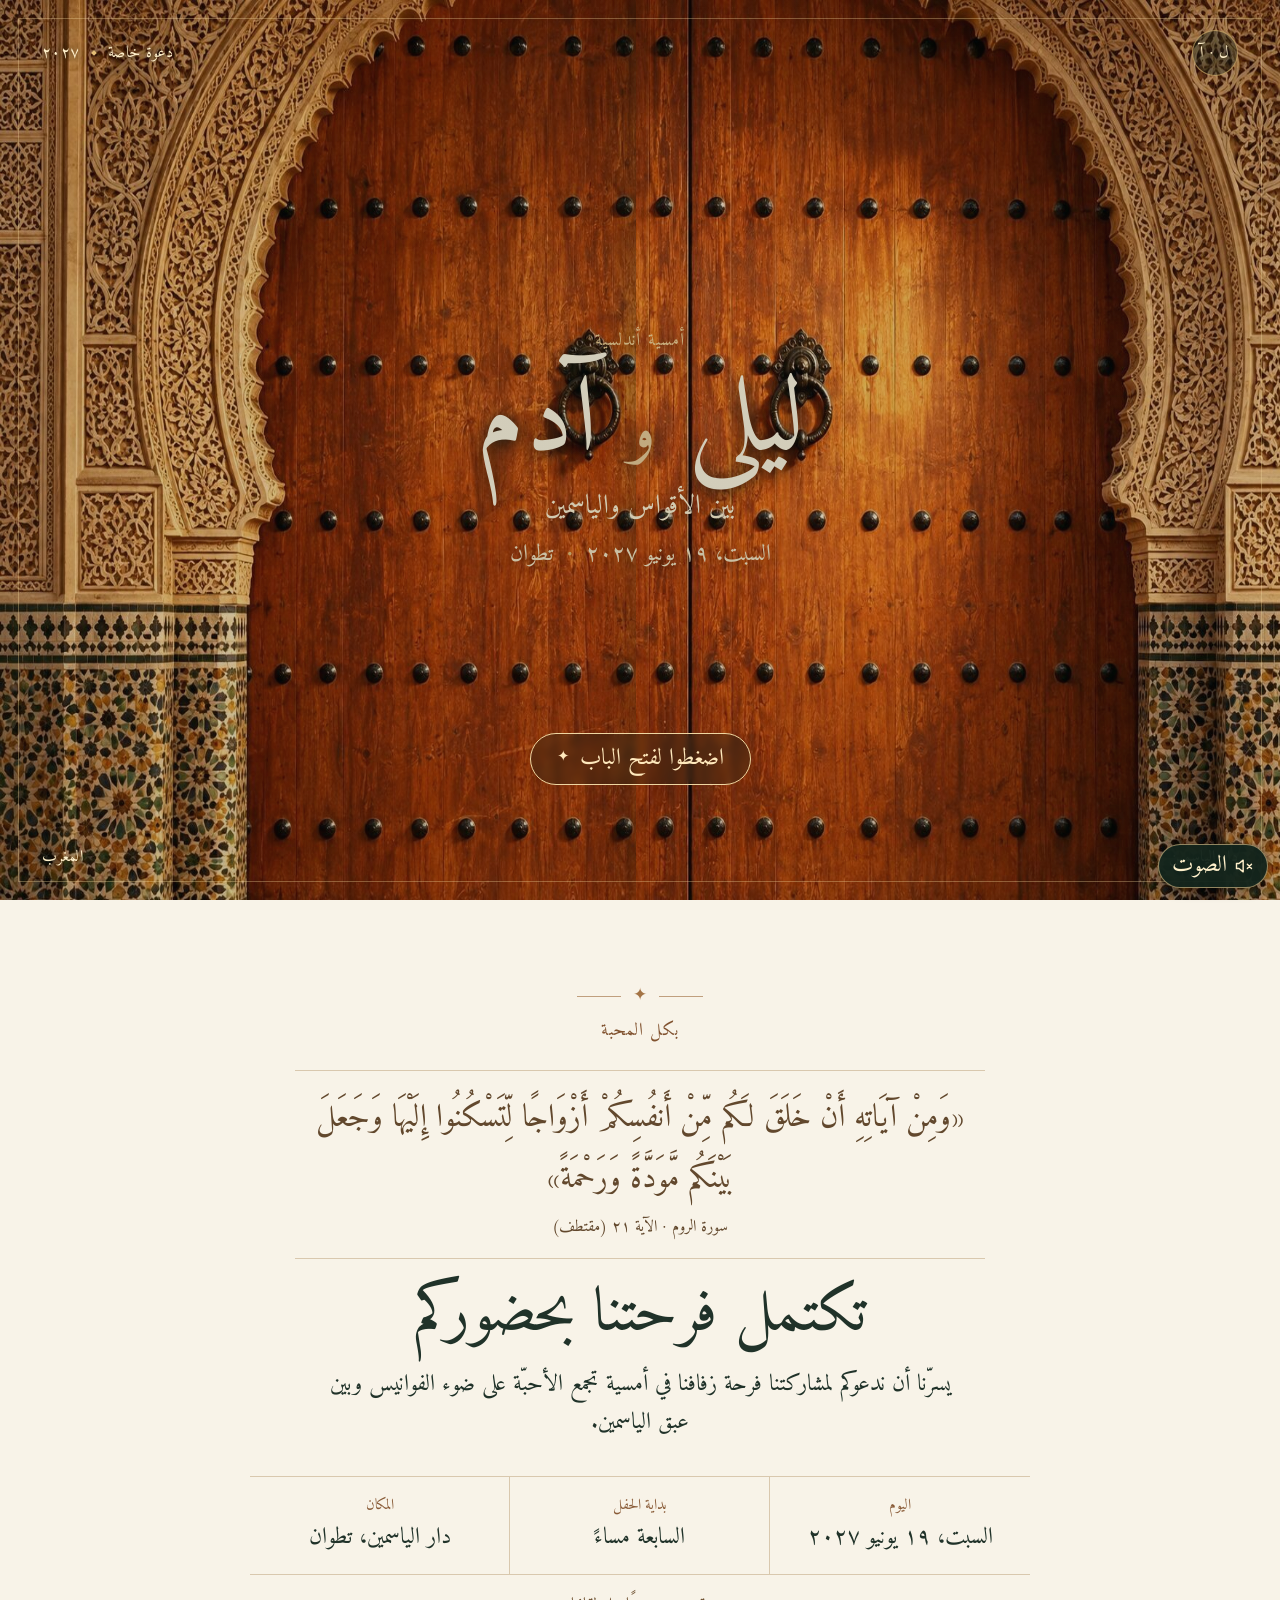
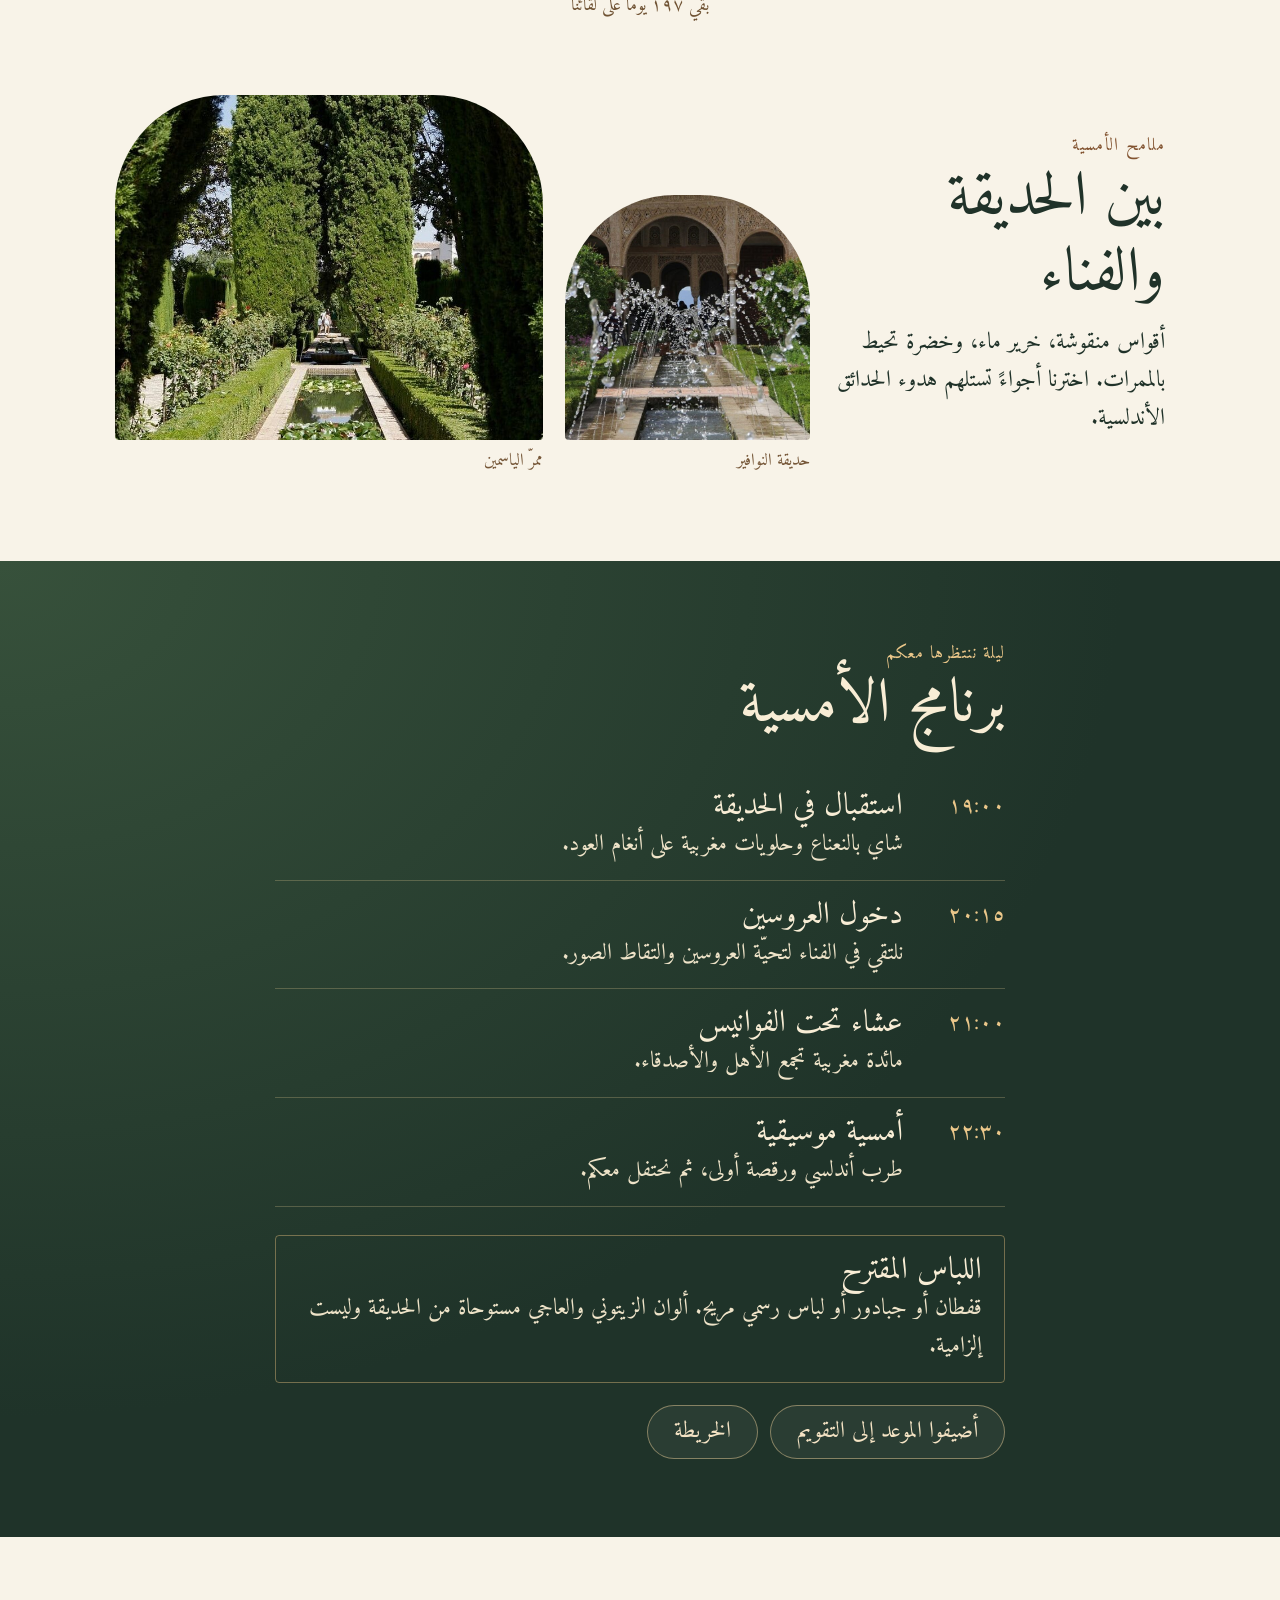
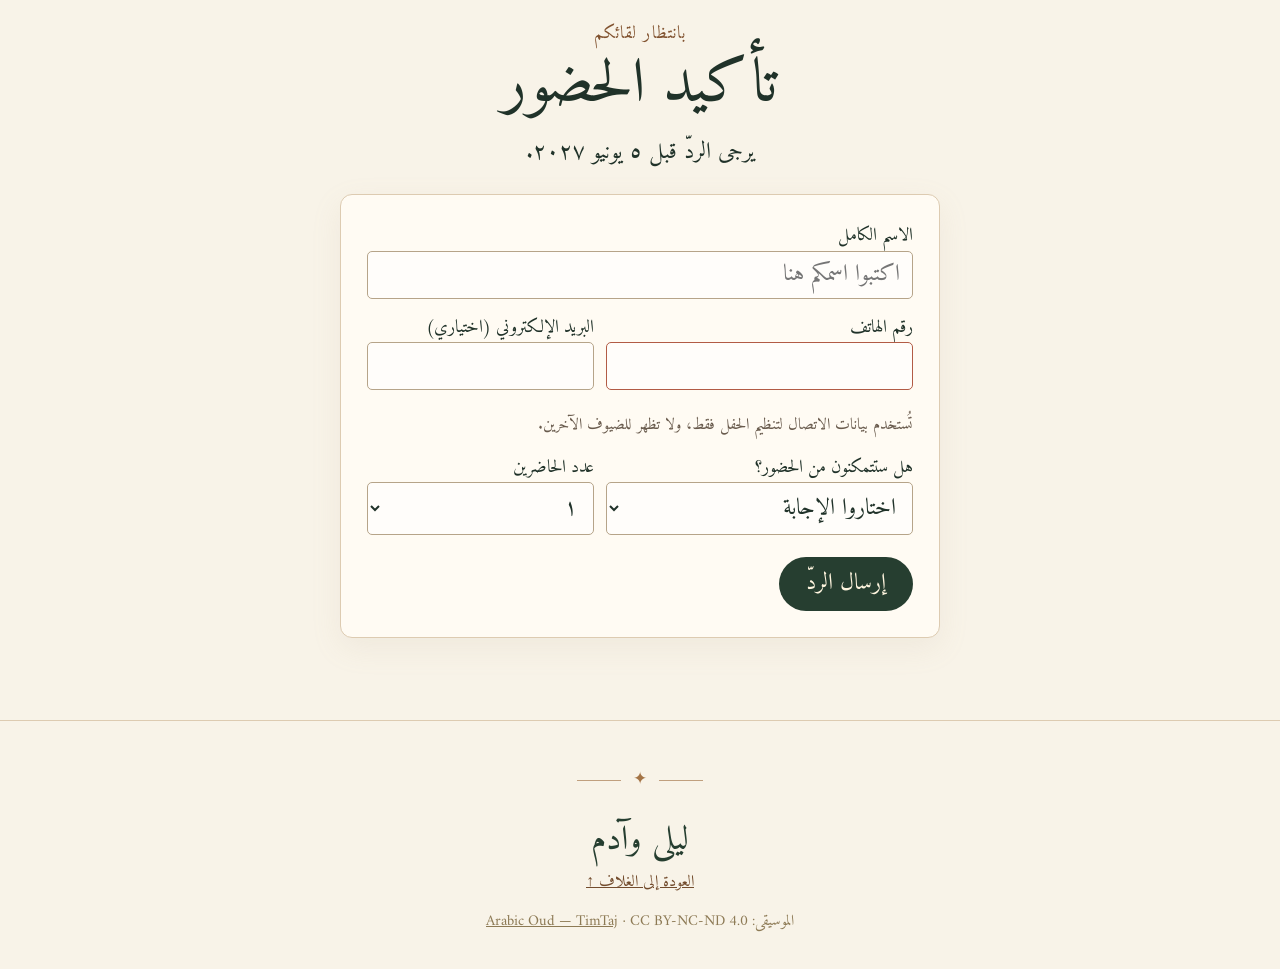
<file: index.html>
<!doctype html>
<html lang="ar" dir="rtl">
<head>
<meta charset="utf-8"><meta name="viewport" content="width=device-width,initial-scale=1">
<meta name="theme-color" content="#12211a">
<meta name="description" content="دعوة زفاف ليلى وآدم — أمسية أندلسية في دار الياسمين بتطوان، السبت ١٩ يونيو ٢٠٢٧.">
<meta property="og:title" content="ليلى وآدم | دعوة زفاف">
<meta property="og:description" content="بين الأقواس والياسمين — السبت ١٩ يونيو ٢٠٢٧، دار الياسمين، تطوان.">
<meta property="og:image" content="/assets/porte-fermee.jpg">
<title>ليلى وآدم | دعوة زفاف</title>
<link rel="icon" href="data:image/svg+xml,%3Csvg xmlns='http://www.w3.org/2000/svg' viewBox='0 0 32 32'%3E%3Crect width='32' height='32' fill='%23122119'/%3E%3Cpath d='M16 5l7 9v13H9V14z' fill='none' stroke='%23e7c78e' stroke-width='1.6'/%3E%3C/svg%3E">
<link rel="preload" href="assets/amiri.woff2" as="font" type="font/woff2" crossorigin>
<link rel="stylesheet" href="style.css">
<script src="app.js" defer></script>
</head>
<body>
<a class="skip" href="#invitation">انتقل إلى الدعوة</a>

<header class="cover" id="cover">
  <div class="courtyard" aria-hidden="true"></div>
  <div class="door-half left" aria-hidden="true"><div class="door-skin"></div></div>
  <div class="door-half right" aria-hidden="true"><div class="door-skin"></div></div>
  <div class="cover-shade" aria-hidden="true"></div>
  <div class="cover-frame" aria-hidden="true"></div>

  <div class="top"><span class="monogram" aria-hidden="true">ل · آ</span><span>دعوة خاصة <i aria-hidden="true"></i> ٢٠٢٧</span></div>

  <div class="cover-content">
    <p class="eyebrow">أمسية أندلسية</p>
    <h1>ليلى <em>و</em> آدم</h1>
    <p class="intro">بين الأقواس والياسمين</p>
    <p class="cover-date">السبت، ١٩ يونيو ٢٠٢٧ <b aria-hidden="true">·</b> تطوان</p>
  </div>

  <button class="door-hit" id="open" type="button" aria-label="اضغطوا لفتح الباب وعرض الدعوة">
    <span class="open-hint">اضغطوا لفتح الباب <i class="chev" aria-hidden="true">✦</i></span>
  </button>

  <div class="bottom"><span>دار الياسمين</span><span>المغرب</span></div>
</header>
<button type="button" id="sound-toggle" class="sound-toggle" aria-pressed="false" hidden>
  <svg viewBox="0 0 24 24" width="20" height="20" fill="none" stroke="currentColor" stroke-width="1.7" stroke-linecap="round" stroke-linejoin="round" aria-hidden="true"><path d="M11 5 6 9H3v6h3l5 4Z"/><path class="sound-waves" d="M15 9a4 4 0 0 1 0 6m3-9a8 8 0 0 1 0 12"/><path class="sound-cross" d="m16 10 5 5m0-5-5 5"/></svg>
  <span>الصوت</span>
</button>

<main id="invitation" tabindex="-1">
  <section class="welcome wrap">
    <div class="rule" aria-hidden="true">✦</div>
    <p class="eyebrow">بكل المحبة</p>
    <figure class="verse"><blockquote>«وَمِنْ آيَاتِهِ أَنْ خَلَقَ لَكُم مِّنْ أَنفُسِكُمْ أَزْوَاجًا لِّتَسْكُنُوا إِلَيْهَا وَجَعَلَ بَيْنَكُم مَّوَدَّةً وَرَحْمَةً»</blockquote><figcaption>سورة الروم · الآية ٢١ (مقتطف)</figcaption></figure>
    <h2>تكتمل فرحتنا بحضوركم</h2>
    <p>يسرّنا أن ندعوكم لمشاركتنا فرحة زفافنا في أمسية تجمع الأحبّة على ضوء الفوانيس وبين عبق الياسمين.</p>
    <div class="facts">
      <div><small>اليوم</small><strong>السبت، ١٩ يونيو ٢٠٢٧</strong></div>
      <div><small>بداية الحفل</small><strong>السابعة مساءً</strong></div>
      <div><small>المكان</small><strong>دار الياسمين، تطوان</strong></div>
    </div>
    <p class="countdown" id="countdown" aria-live="polite"></p>
  </section>

  <section class="gallery wrap" aria-labelledby="gallery-title">
    <div class="gallery-copy">
      <p class="eyebrow">ملامح الأمسية</p>
      <h2 id="gallery-title">بين الحديقة والفناء</h2>
      <p>أقواس منقوشة، خرير ماء، وخضرة تحيط بالممرات. اخترنا أجواءً تستلهم هدوء الحدائق الأندلسية.</p>
    </div>
    <figure class="garden"><img src="assets/jardin.jpg" width="1100" height="733" alt="نافورة في حديقة تطلّ على أقواس أندلسية" loading="lazy" decoding="async"><figcaption>حديقة النوافير</figcaption></figure>
    <figure class="fountain"><img src="assets/fontaine.jpg" width="760" height="1165" alt="حوض ماء طويل بين صفّين من الأشجار" loading="lazy" decoding="async"><figcaption>ممرّ الياسمين</figcaption></figure>
  </section>

  <section class="program" aria-labelledby="program-title">
    <div class="wrap program-inner">
      <p class="eyebrow">ليلة ننتظرها معكم</p>
      <h2 id="program-title">برنامج الأمسية</h2>
      <ol class="timeline">
        <li><time datetime="19:00">١٩:٠٠</time><div><h3>استقبال في الحديقة</h3><p>شاي بالنعناع وحلويات مغربية على أنغام العود.</p></div></li>
        <li><time datetime="20:15">٢٠:١٥</time><div><h3>دخول العروسين</h3><p>نلتقي في الفناء لتحيّة العروسين والتقاط الصور.</p></div></li>
        <li><time datetime="21:00">٢١:٠٠</time><div><h3>عشاء تحت الفوانيس</h3><p>مائدة مغربية تجمع الأهل والأصدقاء.</p></div></li>
        <li><time datetime="22:30">٢٢:٣٠</time><div><h3>أمسية موسيقية</h3><p>طرب أندلسي ورقصة أولى، ثم نحتفل معكم.</p></div></li>
      </ol>
      <div class="attire"><h3>اللباس المقترح</h3><p>قفطان أو جبادور أو لباس رسمي مريح. ألوان الزيتوني والعاجي مستوحاة من الحديقة وليست إلزامية.</p></div>
      <div class="actions">
        <button class="btn ghost" id="calendar" type="button">أضيفوا الموعد إلى التقويم</button>
        <a class="btn ghost" href="https://www.google.com/maps/search/?api=1&amp;query=T%C3%A9touan%20Maroc" target="_blank" rel="noopener">الخريطة</a>
      </div>
    </div>
  </section>

  <section class="rsvp wrap" aria-labelledby="rsvp-title">
    <p class="eyebrow">بانتظار لقائكم</p>
    <h2 id="rsvp-title">تأكيد الحضور</h2>
    <p>يرجى الردّ قبل ٥ يونيو ٢٠٢٧.</p>
    <form id="rsvp" method="post" action="/api/rsvp" accept-charset="UTF-8">
      <label for="name">الاسم الكامل</label>
      <input id="name" name="name" autocomplete="name" maxlength="100" required placeholder="اكتبوا اسمكم هنا">
      <div class="form-row"><div><label for="phone">رقم الهاتف</label><input id="phone" name="phone" type="tel" dir="ltr" autocomplete="tel" maxlength="32" required></div><div><label for="email">البريد الإلكتروني (اختياري)</label><input id="email" name="email" type="email" dir="ltr" autocomplete="email" maxlength="254"></div></div>
      <p class="sample">تُستخدم بيانات الاتصال لتنظيم الحفل فقط، ولا تظهر للضيوف الآخرين.</p>
      <div class="form-row">
        <div><label for="attendance">هل ستتمكنون من الحضور؟</label>
          <select id="attendance" name="attendance" required>
            <option value="">اختاروا الإجابة</option>
            <option value="yes">نعم، بكل سرور</option>
            <option value="no">أعتذر عن الحضور</option>
          </select></div>
        <div><label for="guests">عدد الحاضرين</label>
          <select id="guests" name="guests"><option value="1">١</option><option value="2">٢</option><option value="3">٣</option><option value="4">٤</option></select></div>
      </div>
      <button class="btn dark" id="rsvp-button" type="submit" disabled>إرسال الردّ</button>
      <p id="status" role="status" hidden></p>
      <noscript><p>يرجى تفعيل جافاسكريبت لاستخدام النموذج.</p></noscript>
    </form>
  </section>
</main>

<footer class="footer">
  <div class="rule" aria-hidden="true">✦</div>
  <p class="sign">ليلى وآدم</p>
  <a href="#cover" id="replay">العودة إلى الغلاف ↑</a>
  <p class="music-credit">الموسيقى: <a href="https://freemusicarchive.org/music/timtaj/single/arabic-oud/" target="_blank" rel="noopener">Arabic Oud — TimTaj</a> · CC BY-NC-ND 4.0</p>
</footer>
</body>
</html>
</file>
<file: style.css>
@font-face{font-family:Amiri;src:url('assets/amiri.woff2') format('woff2');font-display:swap}
*{box-sizing:border-box}
html{scroll-behavior:smooth}
body{margin:0;background:#f8f3e8;color:#203229;font:clamp(19px,2.05vw,23px)/1.65 Amiri,Georgia,"Times New Roman",serif}
a{color:inherit}
button,input,select{font:inherit}
img{display:block;max-width:100%}
figure,p,h1,h2,h3,ol{margin:0}
h1,h2,h3{line-height:1.22;font-weight:400}
h2{font-size:clamp(34px,5.6vw,62px)}
h3{font-size:clamp(23px,2.9vw,31px)}
:focus-visible{outline:3px solid #b4733b;outline-offset:5px}
.skip{position:absolute;z-index:30;inset-inline-start:1rem;top:-6rem;background:#fff;color:#13251d;padding:8px 20px}
.skip:focus{top:1rem}

/* ---------- full-screen door cover ---------- */
.cover{min-height:100svh;position:relative;display:grid;place-items:center;text-align:center;color:#fff6e0;isolation:isolate;overflow:hidden;padding:0;background:#0f1a14;perspective:1400px}
.courtyard{position:absolute;inset:0;background:url('assets/porte-ouverte.jpg') center/cover no-repeat;transform:scale(1.02);transition:transform 3.4s cubic-bezier(.24,.6,.3,1)}
.is-open .courtyard{transform:scale(1.09)}
.door-half{position:absolute;top:0;bottom:0;width:50.3%;overflow:hidden;z-index:2;will-change:transform;transition:transform 3s cubic-bezier(.45,.05,.3,1)}
.door-half .door-skin{position:absolute;inset:0;background-image:url('assets/porte-fermee.jpg');background-size:200% 100%;background-repeat:no-repeat}
.door-half.left{left:0;transform-origin:left center;box-shadow:12px 0 34px #0b151055}
.door-half.left .door-skin{background-position:0 0}
.door-half.right{right:0;transform-origin:right center;box-shadow:-12px 0 34px #0b151055}
.door-half.right .door-skin{background-position:100% 0}
.is-open .door-half.left{transform:rotateY(-102deg)}
.is-open .door-half.right{transform:rotateY(102deg)}
.cover-shade{position:absolute;inset:0;z-index:3;background:linear-gradient(180deg,#0e1a1330,#12201930 34%,#101c1630 62%,#0d18113d);transition:background 1.5s;pointer-events:none}
.cover-frame{position:absolute;inset:18px;border:1px solid #f4d79d55;pointer-events:none;z-index:3}
.top,.bottom{position:absolute;inset-inline:42px;display:flex;justify-content:space-between;align-items:center;color:#fff0cb;font-size:16px;letter-spacing:.02em;z-index:4;text-shadow:0 1px 8px #0d1712}
.top{top:30px}.bottom{bottom:30px}
.top i{display:inline-block;width:4px;height:4px;background:#e4be77;vertical-align:middle;margin-inline:7px;transform:rotate(45deg)}
.monogram{border:1px solid #e4be779e;border-radius:50%;display:grid;place-items:center;width:46px;height:46px;background:#12211a66}
.cover-content{position:relative;z-index:2;padding:0 24px;text-shadow:0 2px 18px #0d1712}
.eyebrow{font-size:18px;color:#81522f;letter-spacing:.06em}
.cover .eyebrow{color:#f2d096;margin-bottom:8px}
.cover h1{font-size:clamp(54px,9vw,108px);line-height:1.12}
.cover h1 em{color:#eacb98;font-weight:400;font-style:normal;font-size:.62em}
.intro{color:#fff2d4;font-size:clamp(19px,2.6vw,27px)}
.cover-date{color:#f5e6c5;margin-top:6px}
.cover-date b{color:#e1ba77;margin-inline:6px}
.door-hit{position:absolute;inset:0;z-index:5;display:grid;align-items:end;justify-items:center;padding-bottom:9%;background:none;border:0;cursor:pointer;-webkit-tap-highlight-color:transparent;transition:opacity .5s}
.open-hint{display:inline-flex;align-items:center;gap:10px;min-height:46px;padding:6px 26px;border:1px solid #efd6a1;border-radius:999px;background:#1322194d;backdrop-filter:blur(3px);color:#ffe9bd;font-size:clamp(18px,2.4vw,23px);animation:pulse 2.2s ease-in-out infinite}
.chev{font-style:normal;font-size:15px}
@keyframes pulse{0%,100%{opacity:.85}50%{opacity:1}}
.is-open .door-hit{opacity:0;pointer-events:none}
.is-open .open-hint{animation:none}

/* ---------- shared ---------- */
.wrap{width:min(1050px,calc(100% - 48px));margin-inline:auto}
.rule{display:flex;justify-content:center;align-items:center;gap:12px;color:#a47445;font-size:17px;margin:19px auto}
.rule:before,.rule:after{content:'';width:44px;height:1px;background:currentColor;opacity:.65}
.btn{display:inline-flex;align-items:center;justify-content:center;gap:11px;min-height:49px;padding:7px 26px;border:1px solid transparent;border-radius:999px;text-decoration:none;cursor:pointer;transition:background .2s,color .2s,border-color .2s}
.dark{background:#263e30;color:#fff5df}
.dark:hover{background:#395241}
.ghost{border-color:#e3c89480;color:#f4e3c4;background:#ffffff0d}
.ghost:hover{background:#ffffff1f}

/* ---------- welcome ---------- */
.welcome{text-align:center;padding:82px 0 74px}
.welcome>.rule{margin-top:0;margin-bottom:6px}
.welcome>p:not(.eyebrow):not(.sample):not(.countdown){max-width:625px;margin:14px auto 0}
.facts{display:grid;grid-template-columns:repeat(3,1fr);border-block:1px solid #d9c8ae;margin:34px auto 0;max-width:780px}
.facts>div{padding:17px 8px}
.facts>div+div{border-inline-start:1px solid #d9c8ae}
.facts small{display:block;color:#895b37;font-size:15px}
.facts strong{font-weight:400}
.countdown{margin-top:16px;color:#6f5233;font-size:18px;min-height:1.6em}
.sample{font-size:16px;color:#695b4d}

/* ---------- gallery ---------- */
.gallery{padding-bottom:86px;display:grid;grid-template-columns:1.05fr .77fr 1.35fr;gap:22px;align-items:end}
.gallery-copy{align-self:center}
.gallery-copy p:last-child{margin-top:12px}
.gallery img{width:100%;object-fit:cover;border-radius:110px 110px 4px 4px;background:#e7dcc7}
.garden img{height:245px}
.fountain img{height:345px}
.gallery figcaption{margin-top:7px;color:#755637;font-size:17px}
.photo-note{grid-column:1/-1;font-size:16px;color:#695b4d}

/* ---------- program ---------- */
.program{background:#1f3329;color:#f8edd5;padding:78px 0;background-image:radial-gradient(ellipse at 0 0,#37513b,#1f3329 62%)}
.program .eyebrow,.program time{color:#ebc78a}
.program-inner{max-width:730px}
.timeline{margin:28px 0;padding:0;list-style:none}
.timeline li{display:grid;grid-template-columns:90px 1fr;gap:12px;padding:16px 0;border-bottom:1px solid #f0d39940}
.timeline p,.attire p{color:#eee3c8}
.attire{border:1px solid #e1bc7b70;padding:16px 22px;border-radius:4px}
.actions{display:flex;flex-wrap:wrap;gap:12px;margin-top:22px}

/* ---------- rsvp ---------- */
.rsvp{max-width:600px;text-align:center;padding:82px 0}
.rsvp h2+p{margin-top:10px}
.rsvp form{margin-top:22px;text-align:right;border:1px solid #ddcbb1;background:#fffbf3;padding:26px;border-radius:12px;box-shadow:0 10px 30px #b9a6881f}
.rsvp label{display:block;font-size:18px}
.rsvp input,.rsvp select{width:100%;min-width:0;min-height:48px;padding:4px 12px;border:1px solid #b6a489;background:#fffdfa;color:#203229;border-radius:5px}
.rsvp input:invalid:not(:placeholder-shown){border-color:#b25b45}
.form-row{display:grid;grid-template-columns:1.35fr 1fr;gap:12px;margin:14px 0 22px}
.rsvp .sample{margin-top:10px}
.rsvp #status{margin-top:14px;background:#e6eddf;padding:10px 14px;border-radius:5px}

/* ---------- footer ---------- */
.footer{border-top:1px solid #ddcbb1;text-align:center;padding:26px 16px 34px;color:#734c2d;font-size:16px}
.sign{font-size:34px;color:#263e30}
.footer details{margin-top:12px}
.footer details a,.footer details span{display:block;font-size:15px}
.footer details span{opacity:.8}
.footer summary{cursor:pointer}
main:focus{outline:none}

@media(max-width:750px){
  .gallery{grid-template-columns:1fr 1fr;gap:16px}
  .gallery-copy{grid-column:1/-1}
  .garden img{height:190px}.fountain img{height:245px}
  .cover-frame{inset:11px}
  .top,.bottom{inset-inline:22px}.top{top:20px}.bottom{bottom:20px}
  .door-hit{padding-bottom:12%}
  .door-half{width:50.6%}
}
@media(max-width:470px){
  .facts{grid-template-columns:1fr}
  .facts>div+div{border-inline-start:0;border-top:1px solid #d9c8ae}
  .facts>div{padding:8px}
  .form-row{grid-template-columns:1fr}
  .wrap{width:calc(100% - 32px)}
  .rsvp form{padding:17px}
  .timeline li{grid-template-columns:62px 1fr}
  .welcome,.program,.rsvp{padding-block:56px}
  .gallery{padding-bottom:54px}
  .cover h1{font-size:clamp(46px,13vw,64px)}
  .cover .intro{font-size:17px}
}
@media(prefers-reduced-motion:reduce){
  *,*:before,*:after{scroll-behavior:auto!important;transition:none!important;animation:none!important}
}
.verse{max-width:690px;margin:24px auto 18px;padding:17px 15px;border-block:1px solid #d9c8ae;color:#62482d}.verse blockquote{font-size:clamp(23px,3.8vw,32px);line-height:1.9;margin:0}.verse figcaption{font-size:16px;margin-top:5px}.rsvp button:disabled{opacity:.65;cursor:wait}

.sound-toggle[hidden]{display:none}
.sound-toggle{position:fixed;z-index:12;inset-inline-start:max(12px,env(safe-area-inset-right));bottom:max(12px,env(safe-area-inset-bottom));display:inline-flex;align-items:center;gap:.45rem;padding:0 .8rem;min-height:44px;border:1px solid #e7c78e99;border-radius:999px;background:#13251df5;color:#fff0cb;font:inherit;cursor:pointer;box-shadow:0 3px 12px #0004}
.sound-toggle:focus-visible{outline:3px solid #e7c78e;outline-offset:3px}
.sound-toggle[aria-pressed="false"] .sound-waves,.sound-toggle[aria-pressed="true"] .sound-cross{display:none}
.music-credit{margin-top:14px;font-size:15px;color:#8d7a55}
.music-credit a{color:#8d7a55}
@media(max-width:640px){.music-credit{max-width:80%;margin-inline:auto;line-height:1.6}}
</file>
